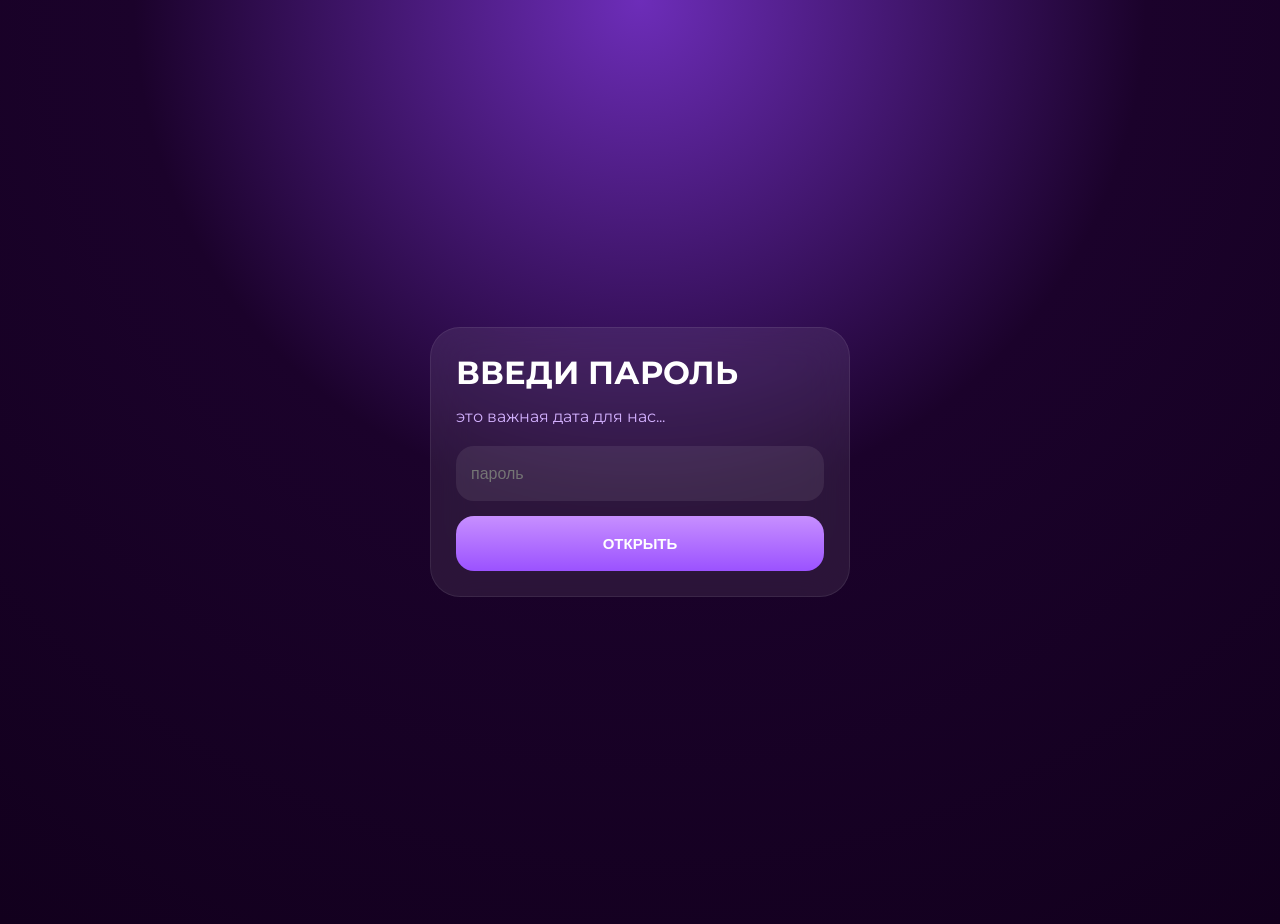
<file: html/index.html>
<!DOCTYPE html>
<html lang="ru">
<head>
  <meta charset="UTF-8">
  <meta name="viewport" content="width=device-width, initial-scale=1.0">
  <title>birthday</title>
  <link rel="stylesheet" href="style.css">
</head>

<body>

<!-- ПАРОЛЬ -->

<div class="password-screen" id="passwordScreen">

  <div class="password-box">

    <h1>ВВЕДИ ПАРОЛЬ</h1>

    <p class="hint">
      это важная дата для нас...
    </p>

    <input
      type="password"
      id="passwordInput"
      placeholder="пароль"
    >

    <button onclick="checkPassword()">
      ОТКРЫТЬ
    </button>

    <p id="errorText"></p>

  </div>

</div>

<!-- САЙТ -->

<div class="main-site hidden" id="mainSite">

  <!-- ПРИВЕТСТВИЕ -->

<section class="block"> 
  <img src="111.png" class="full-image">

  <!-- МУЗЫКА -->

  <section class="block">

    <h2>
      НО СНАЧАЛА ВКЛЮЧИМ МУЗЫКУ
    </h2>

    <div class="music-card">

      <div class="music-cover">
  <img src="ghost.png" alt="Обложка">
</div>

      <div>

        <h3>ghost boy</h3>

        <p>
          эта песня ассоциируется у меня с тобой
        </p>

      </div>

    </div>

    <button onclick="playMusic()">
      ЛАПКОЙ ТЫК СЮДА
    </button>

    <audio id="musicAudio" src="Lil Peep - ghost boy.mp3"></audio>

  </section>

  <!-- ТЕКСТ -->

  <section class="block">
<img
src="брбрбр.png"
style="
width:100%;
max-width:360px;
height:auto;
display:block;
margin:auto;
border-radius:25px;
"
>
  </section>

  <!-- ЦИФРЫ -->

  <section class="block">
<img
src="тайм.png"
style="
width:100%;
max-width:360px;
height:auto;
display:block;
margin:auto;
border-radius:25px;
"
>

  </section>

  <!-- МАЛЕНЬКИЙ БЛОК -->

  <section class="block">
<img
src="333.png"
style="
width:100%;
max-width:360px;
height:auto;
display:block;
margin:auto;
border-radius:25px;
"
>


  </section>

  <!-- ВОЗРАСТ -->

  <section class="block age-block">
<img
src="кат.png"
style="
width:100%;
max-width:360px;
height:auto;
display:block;
margin:auto;
border-radius:25px;
"
>
  </section>

  <!-- ГОСТИ -->

  <section class="block">
<img
src="гости.png"
style="
width:100%;
max-width:360px;
height:auto;
display:block;
margin:auto;
border-radius:25px;
"
>
  </section>

  <!-- ТОРТ -->

  <section class="block">

    <h2>
      А ТЕПЕРЬ ПРИШЛО ВРЕМЯ ТОРТИКА(жаль не настоящего)
    </h2>
    <img
src="торт.png""
style="
width:100%;
max-width:360px;
height:auto;
display:block;
margin:auto;
border-radius:25px;
"
>

    <input
      type="text"
      id="wishInput"
      placeholder="напиши желание..."
    >

    <button onclick="blowCandle()">
      ЗАДУТЬ СВЕЧКУ
    </button>

  </section>

</div>

<script src="script.js"></script>

</body>
</html>
</file>
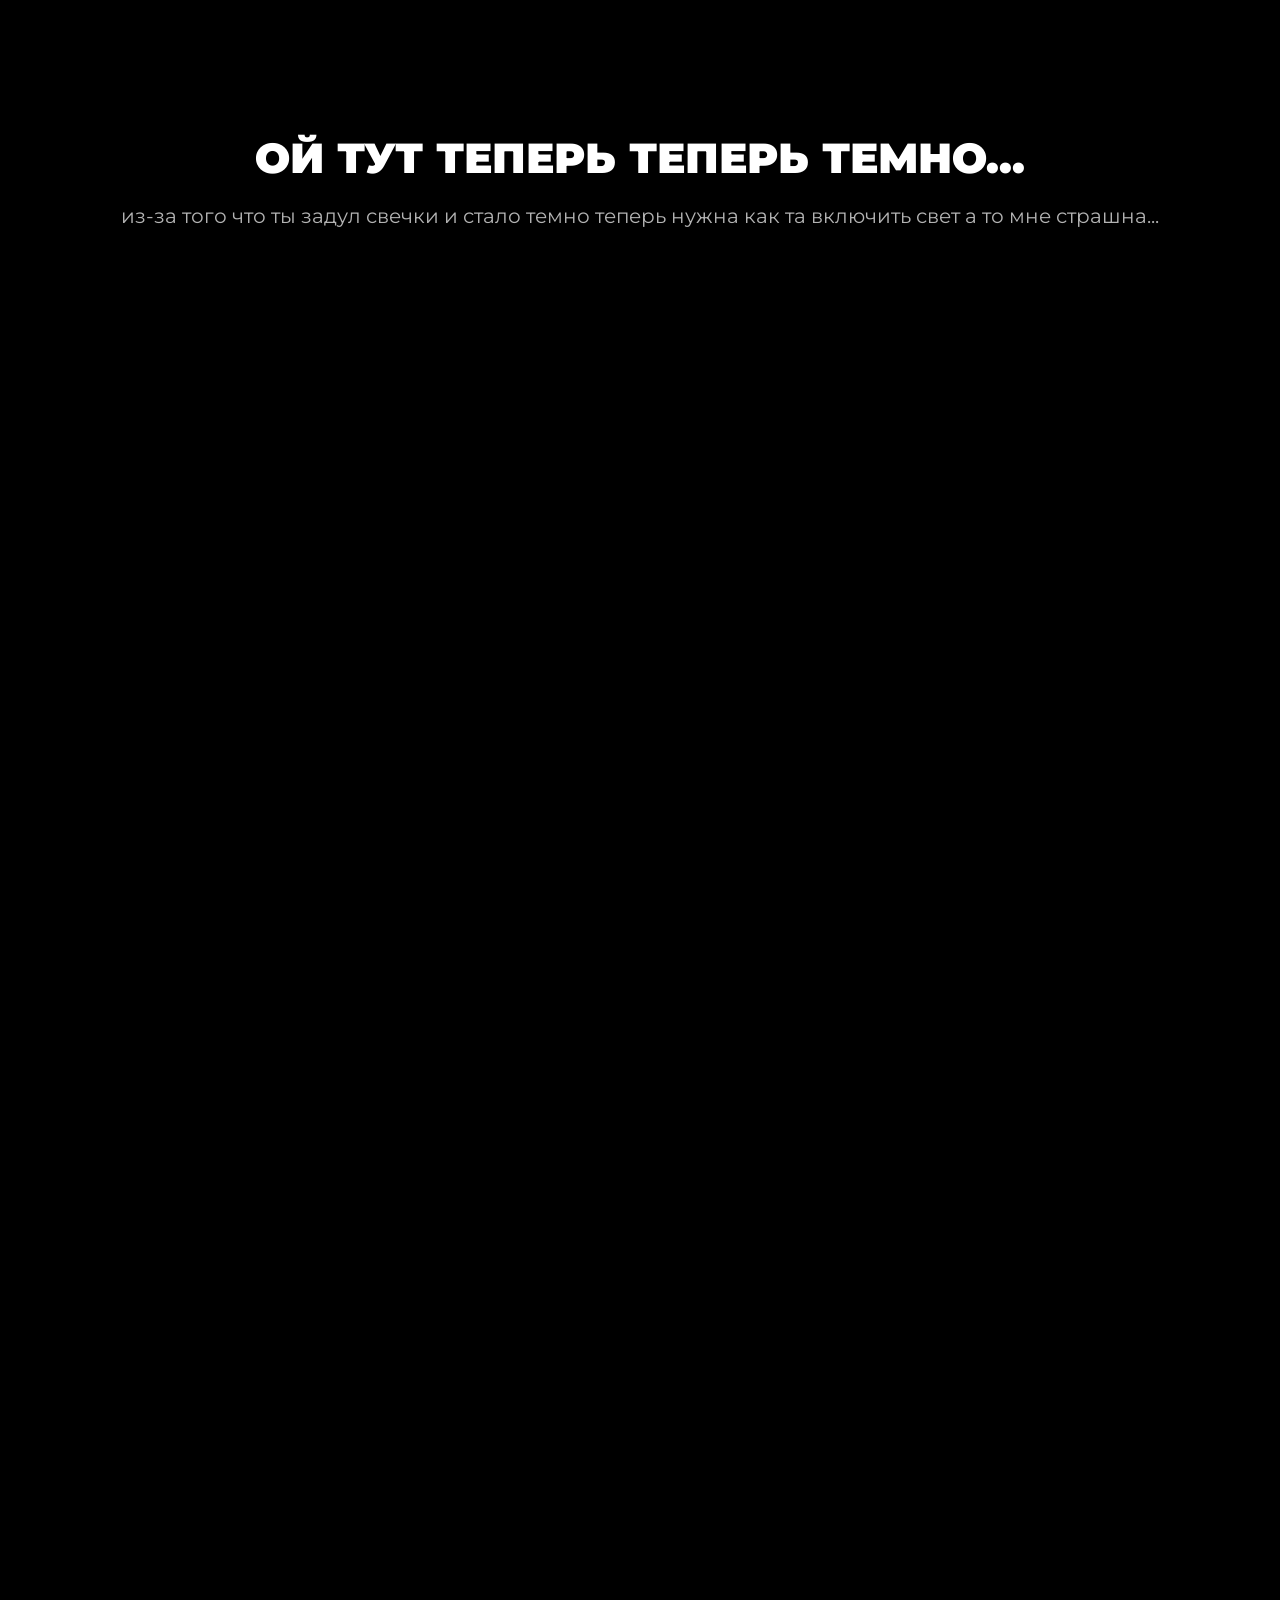
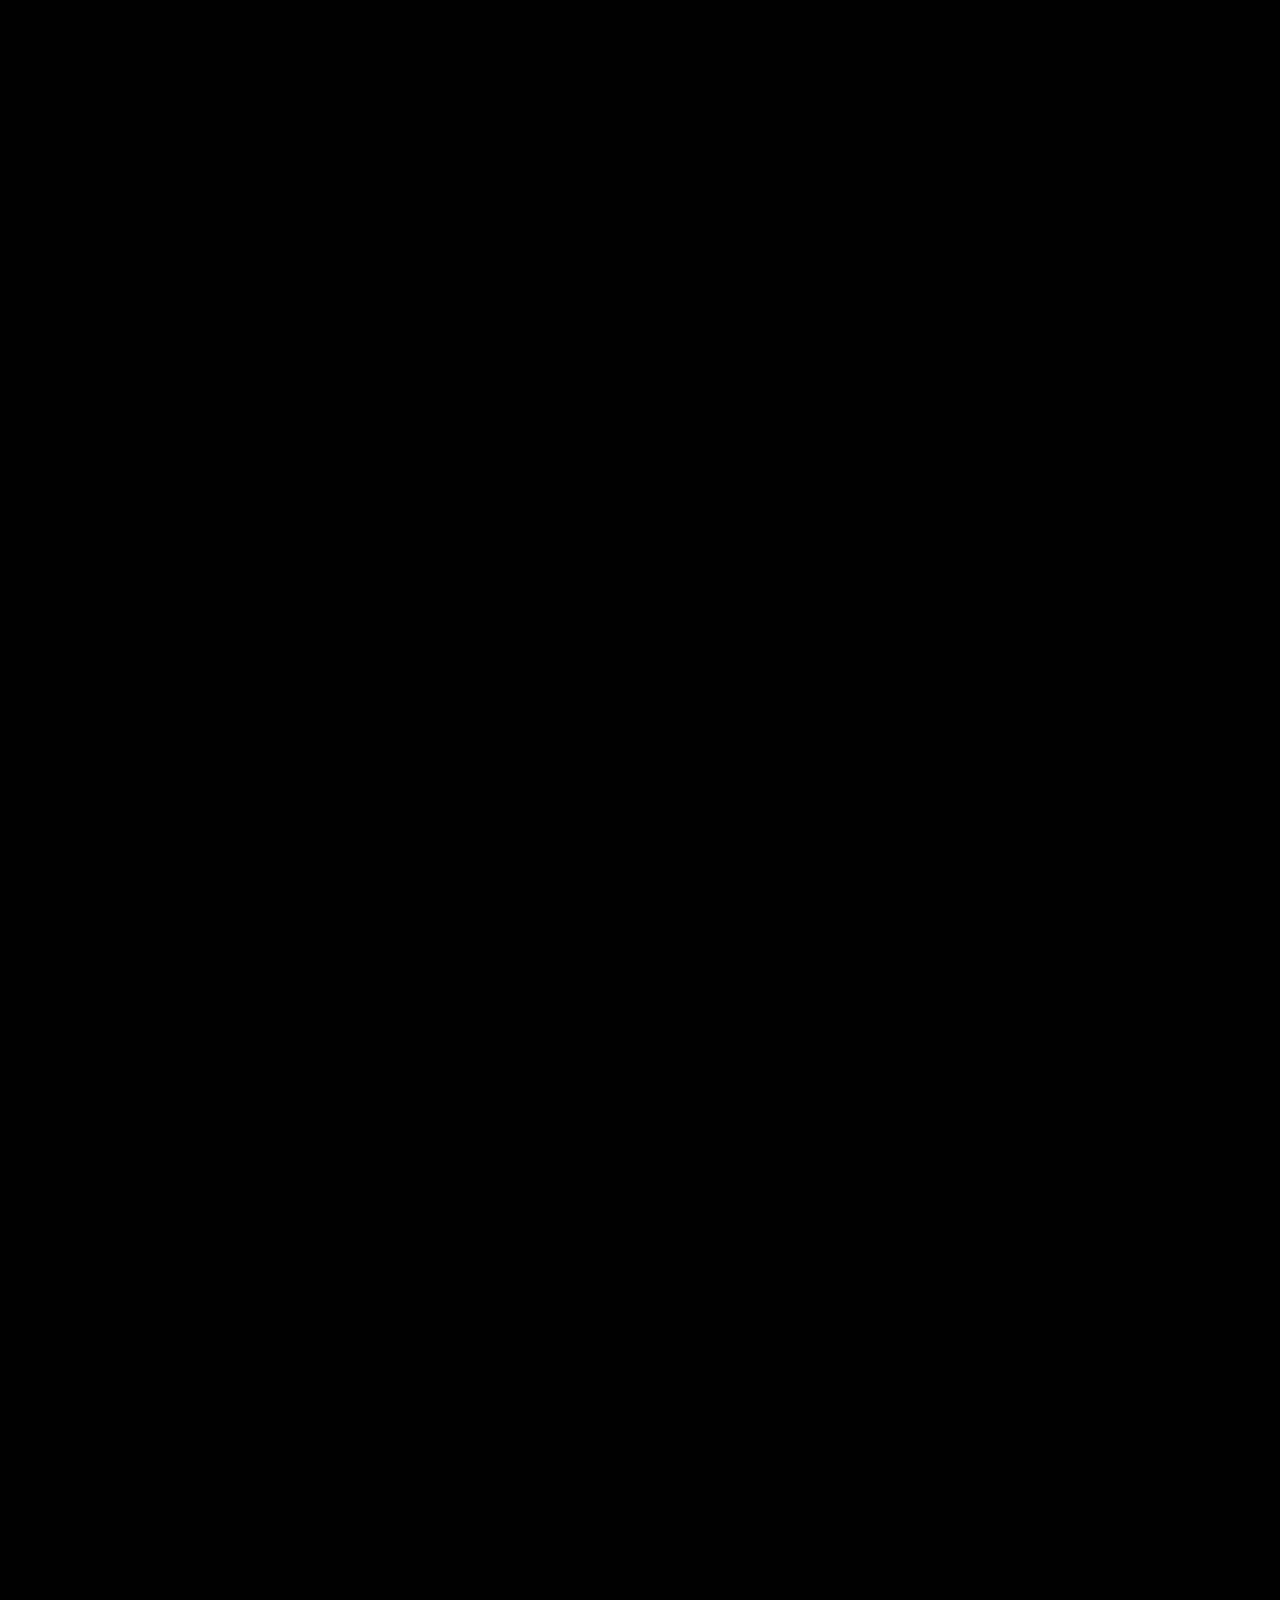
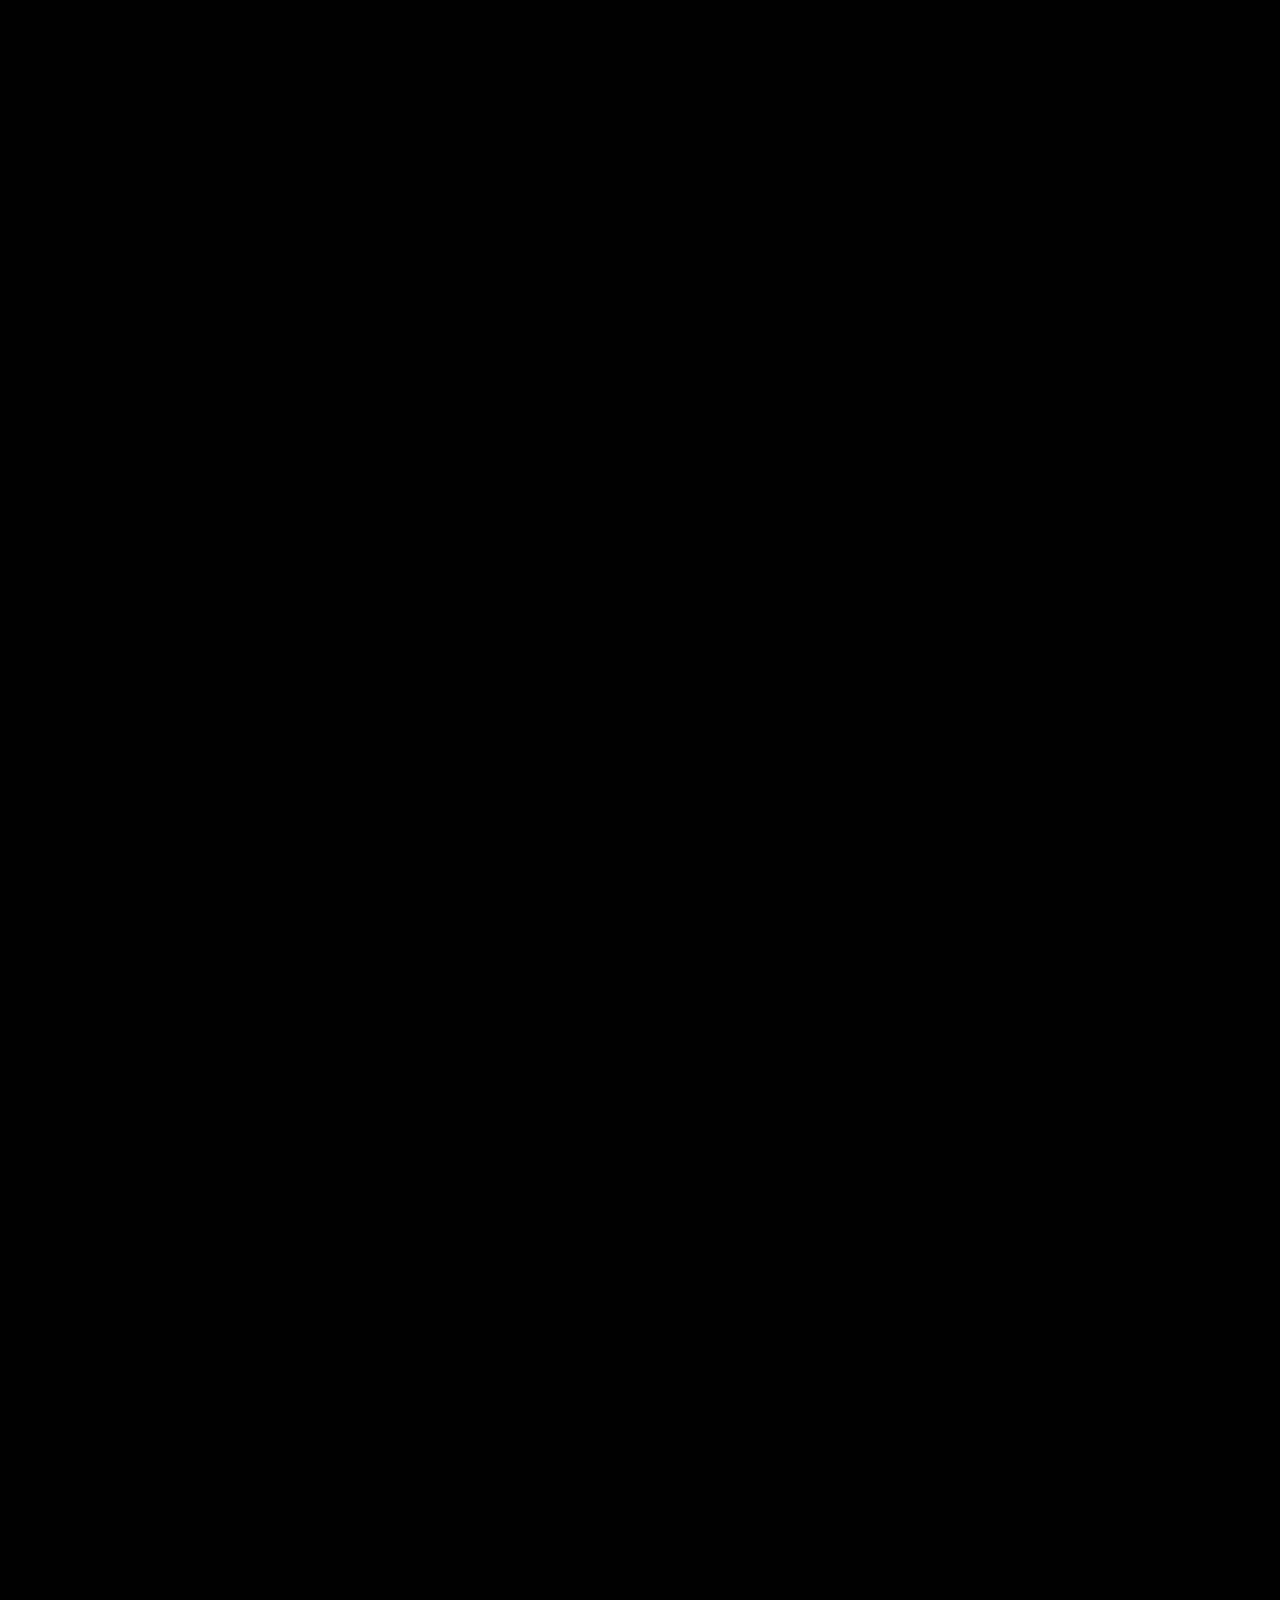
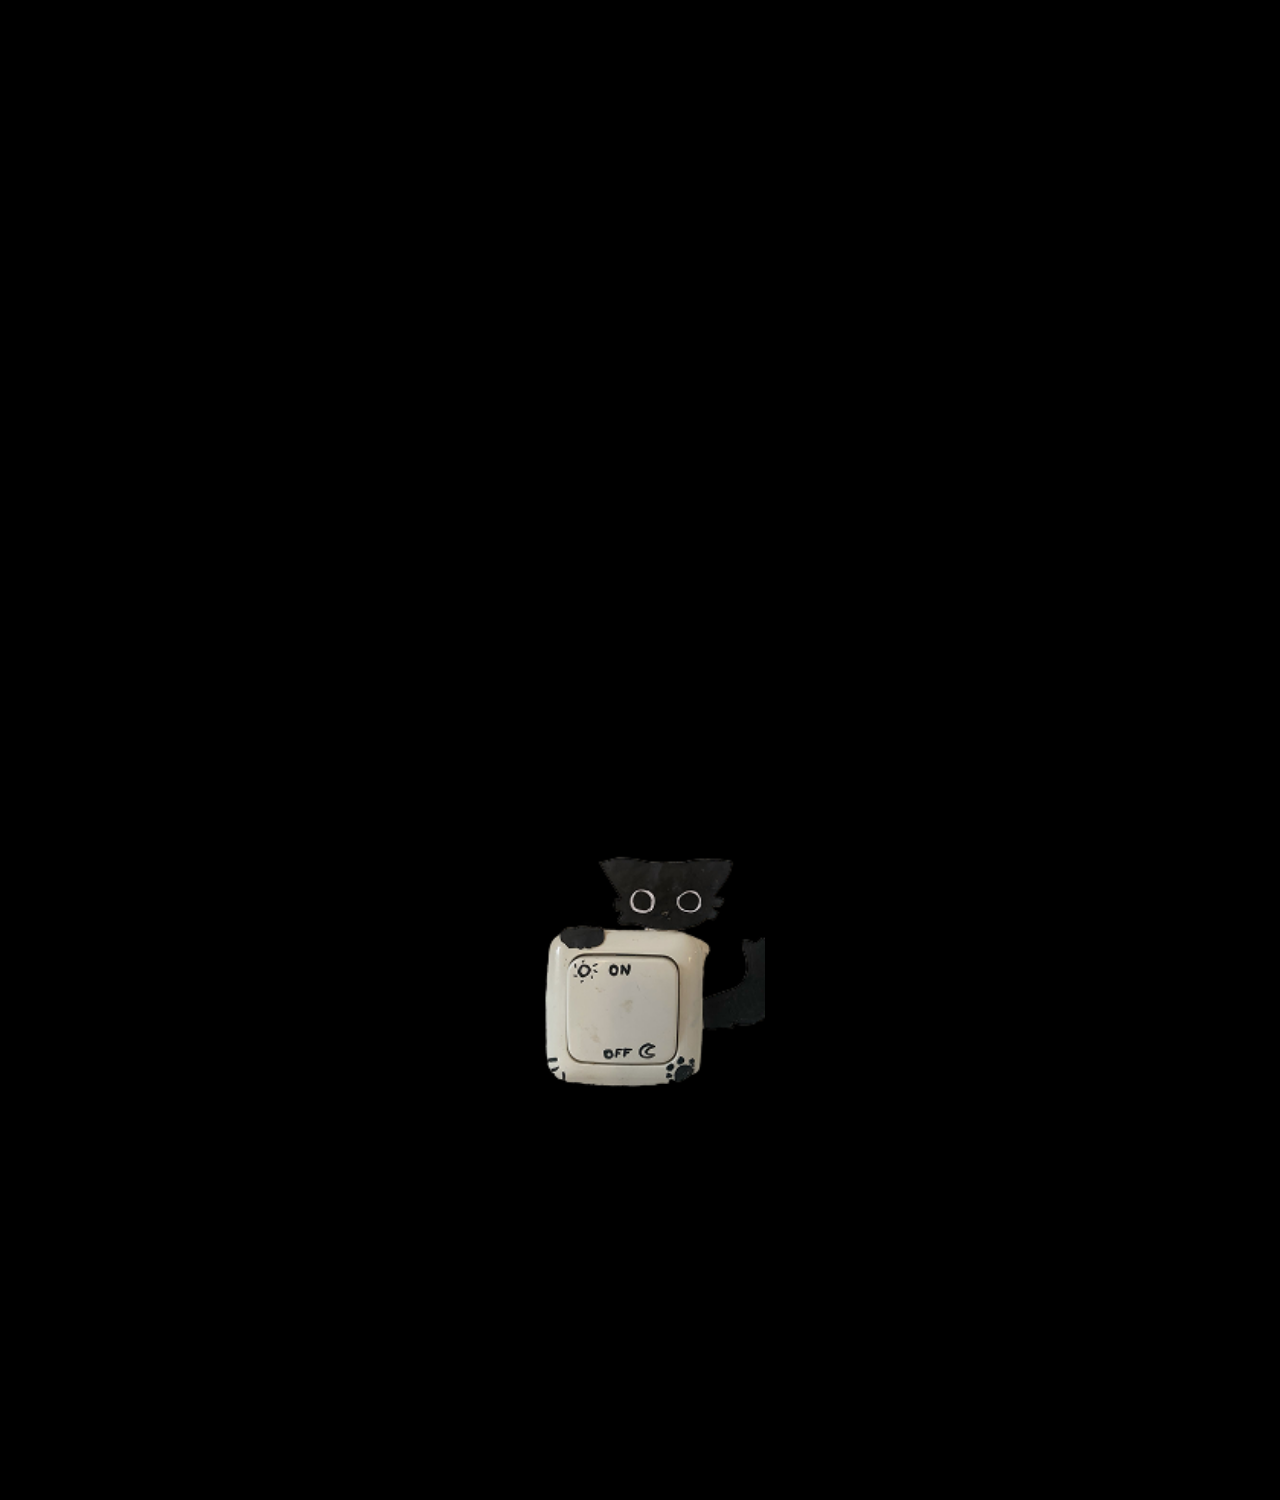
<file: html/dark.html>
<!DOCTYPE html>
<html lang="ru">
<head>
  <meta charset="UTF-8">
  <meta name="viewport" content="width=device-width, initial-scale=1.0">
  <title>dark</title>

  <link rel="stylesheet" href="style.css">
</head>

<body style="background:black; min-height:700vh;">

<!-- ТЕКСТ -->

<div style="
padding-top:120px;
text-align:center;
color:white;
">

<h1 style="
font-size:42px;
font-weight:900;
margin-bottom:20px;
">
ОЙ ТУТ ТЕПЕРЬ ТЕПЕРЬ ТЕМНО...
</h1>

<p style="
font-size:20px;
opacity:0.7;
">
из-за того что ты задул свечки и стало темно теперь нужна как та включить свет а то мне страшна...
</p>

</div>

<!-- ВЫКЛЮЧАТЕЛЬ -->

<div style="
display:flex;
justify-content:center;
padding-top:600vh;
padding-bottom:100px;
">

<img
src="включатель.png"

onclick="location.href='surprise.html'"

style="
width:250px;
cursor:pointer;
border: radius 50px;
"
>

</div>

</body>
</html>
</file>
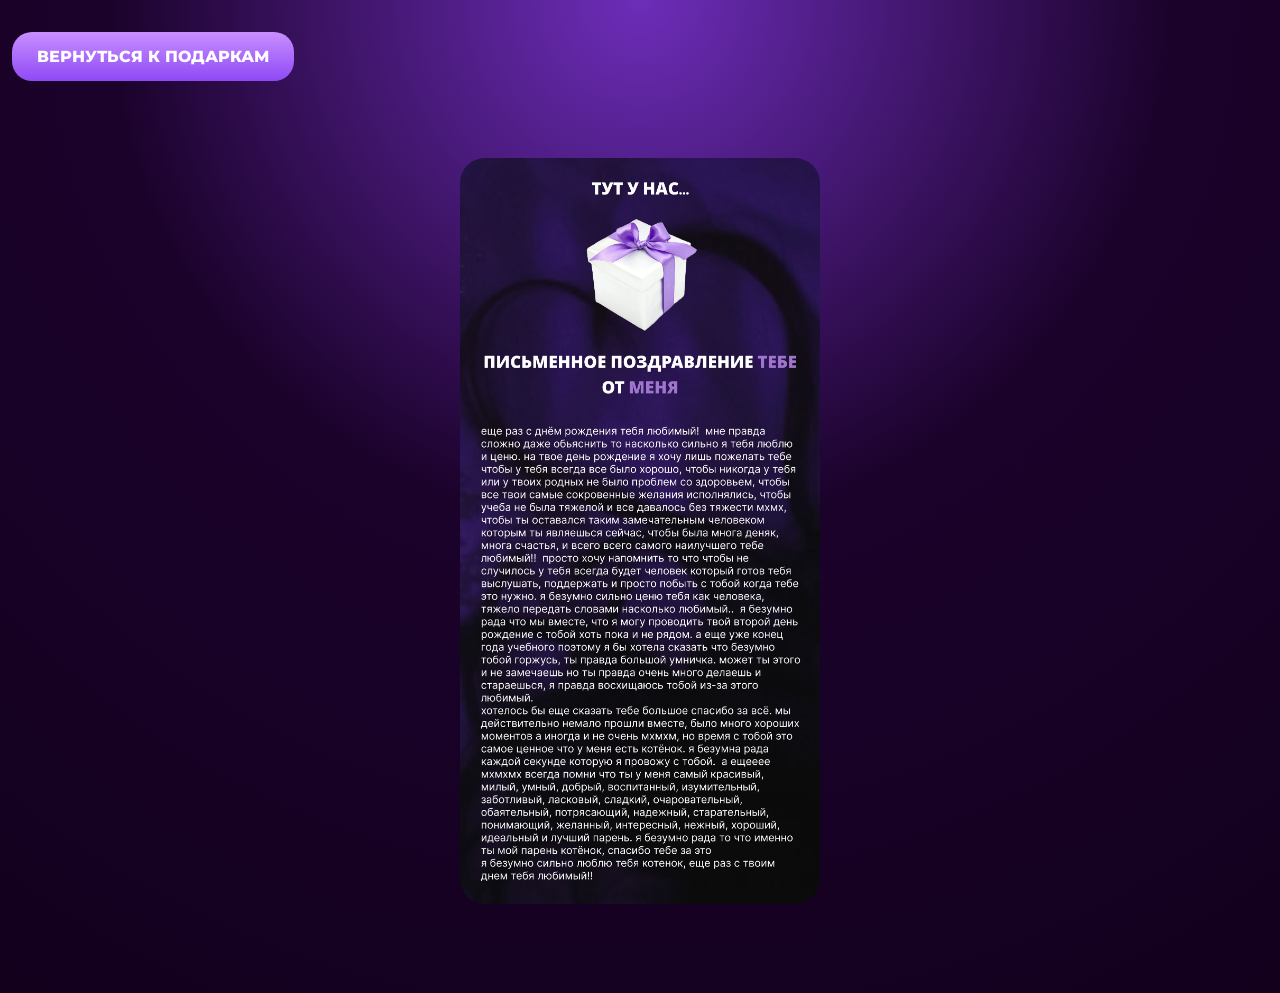
<file: html/gift1.html>
<!DOCTYPE html>
<html lang="ru">
<head>
  <meta charset="UTF-8">
  <meta name="viewport" content="width=device-width, initial-scale=1.0">
  <title>gift2</title>
  <link rel="stylesheet" href="style.css">
</head>

<body>

<a href="surprise.html" class="back-button">
  ВЕРНУТЬСЯ К ПОДАРКАМ
</a>

<section class="gift-page">

  <img
  src="11111.png"
  style="
  width:100%;
  max-width:360px;
  height:auto;
  display:block;
  margin:20px auto;
  border-radius:25px;
  "
  >

</section>

</body>
</html>
</file>
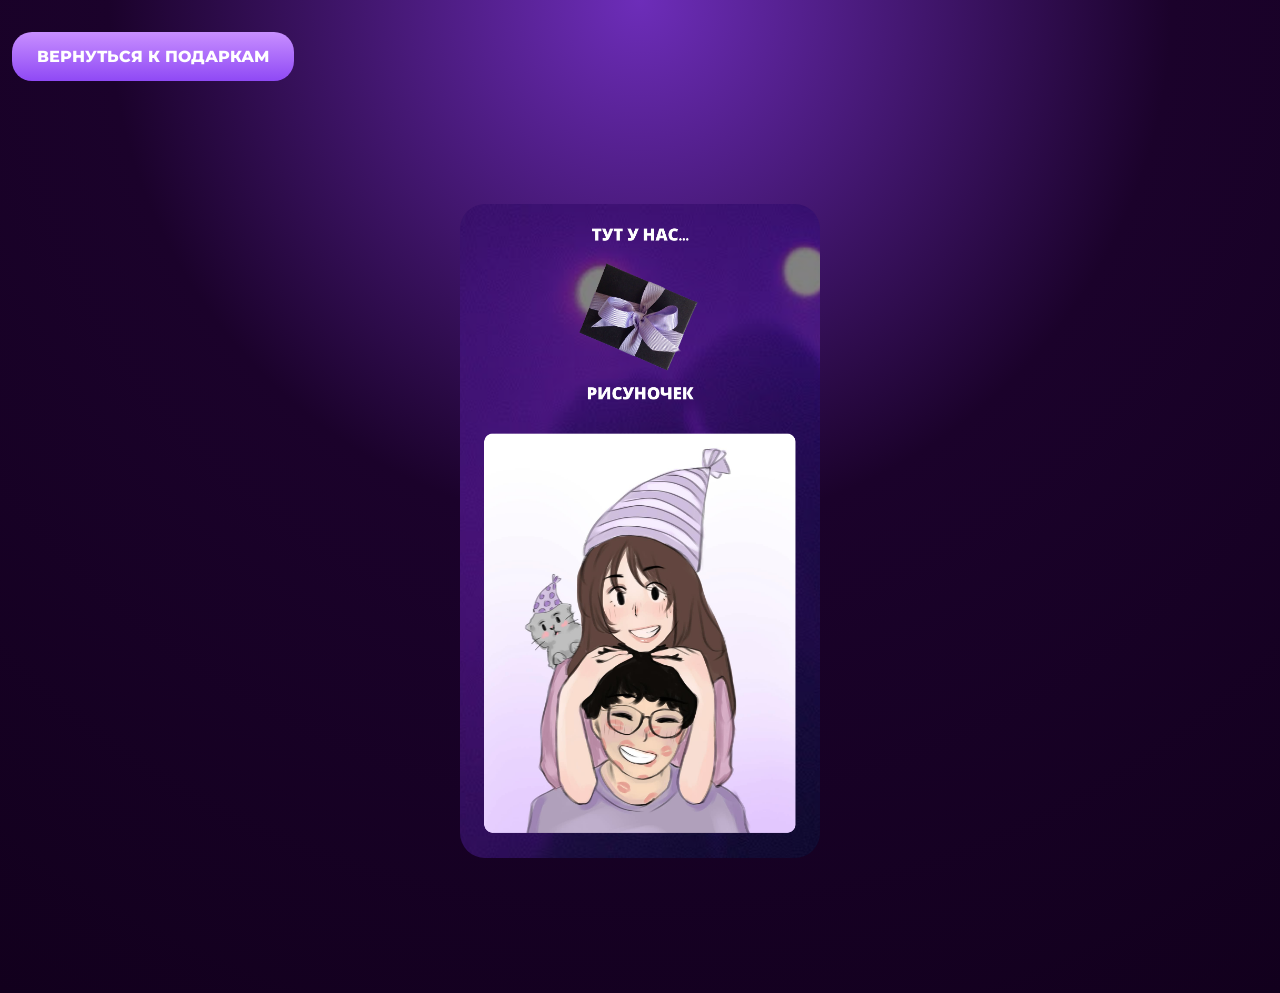
<file: html/gift2.html>
<!DOCTYPE html>
<html lang="ru">
<head>
  <meta charset="UTF-8">
  <meta name="viewport" content="width=device-width, initial-scale=1.0">
  <title>gift2</title>
  <link rel="stylesheet" href="style.css">
</head>

<body>

<a href="surprise.html" class="back-button">
  ВЕРНУТЬСЯ К ПОДАРКАМ
</a>

<section class="gift-page">

  <img
  src="222.png"
  style="
  width:100%;
  max-width:360px;
  height:auto;
  display:block;
  margin:20px auto;
  border-radius:25px;
  "
  >

</section>

</body>
</html>
</file>
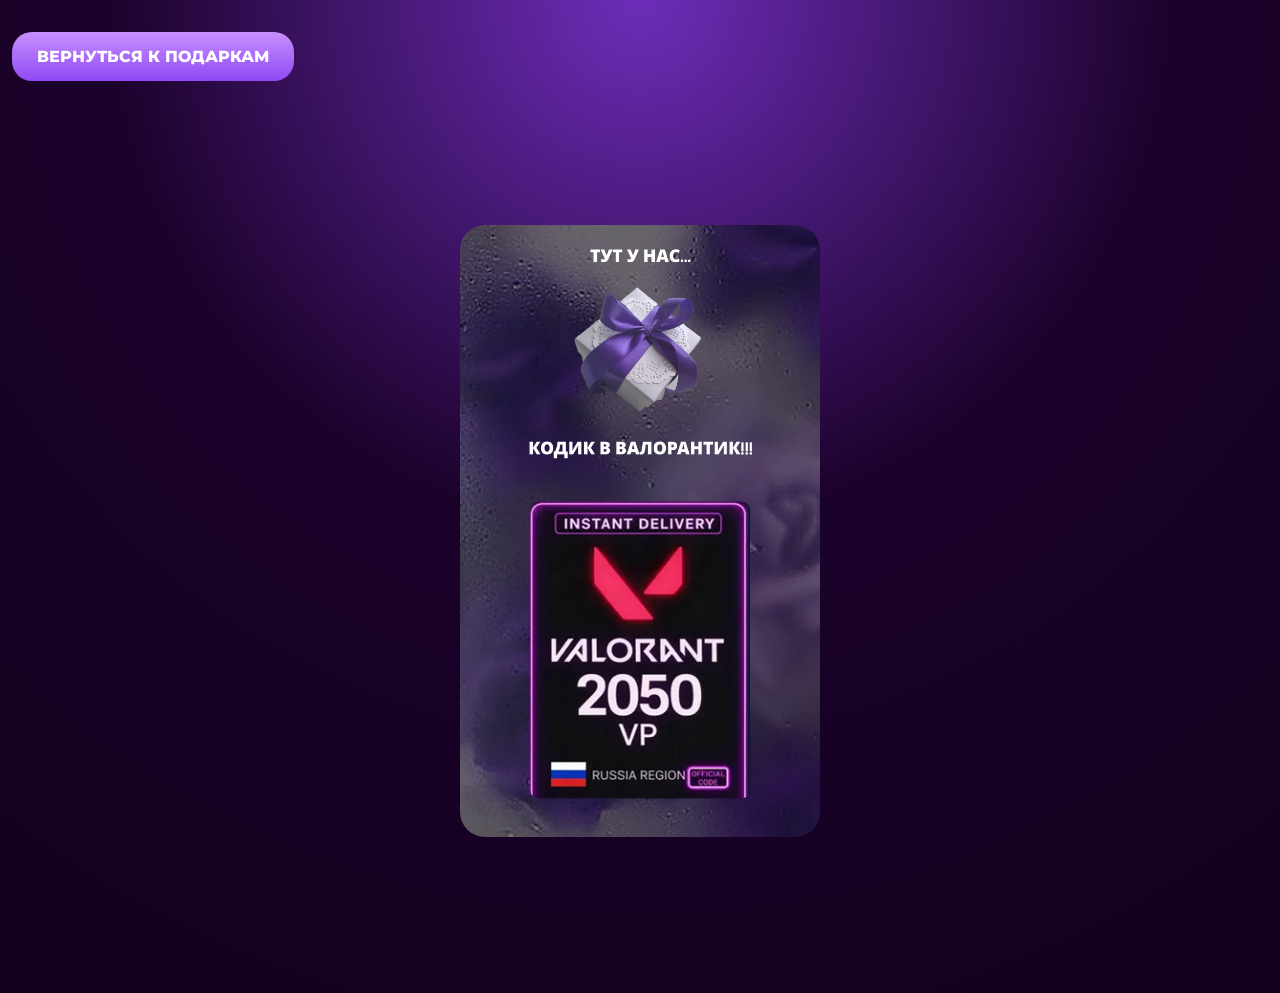
<file: html/gift3.html>
<!DOCTYPE html>
<html lang="ru">
<head>
  <meta charset="UTF-8">
  <meta name="viewport" content="width=device-width, initial-scale=1.0">
  <title>gift2</title>
  <link rel="stylesheet" href="style.css">
</head>

<body>

<a href="surprise.html" class="back-button">
  ВЕРНУТЬСЯ К ПОДАРКАМ
</a>

<section class="gift-page">

  <img
  src="3333.png"
  style="
  width:100%;
  max-width:360px;
  height:auto;
  display:block;
  margin:20px auto;
  border-radius:25px;
  "
  >

</section>

</body>
</html>
</file>
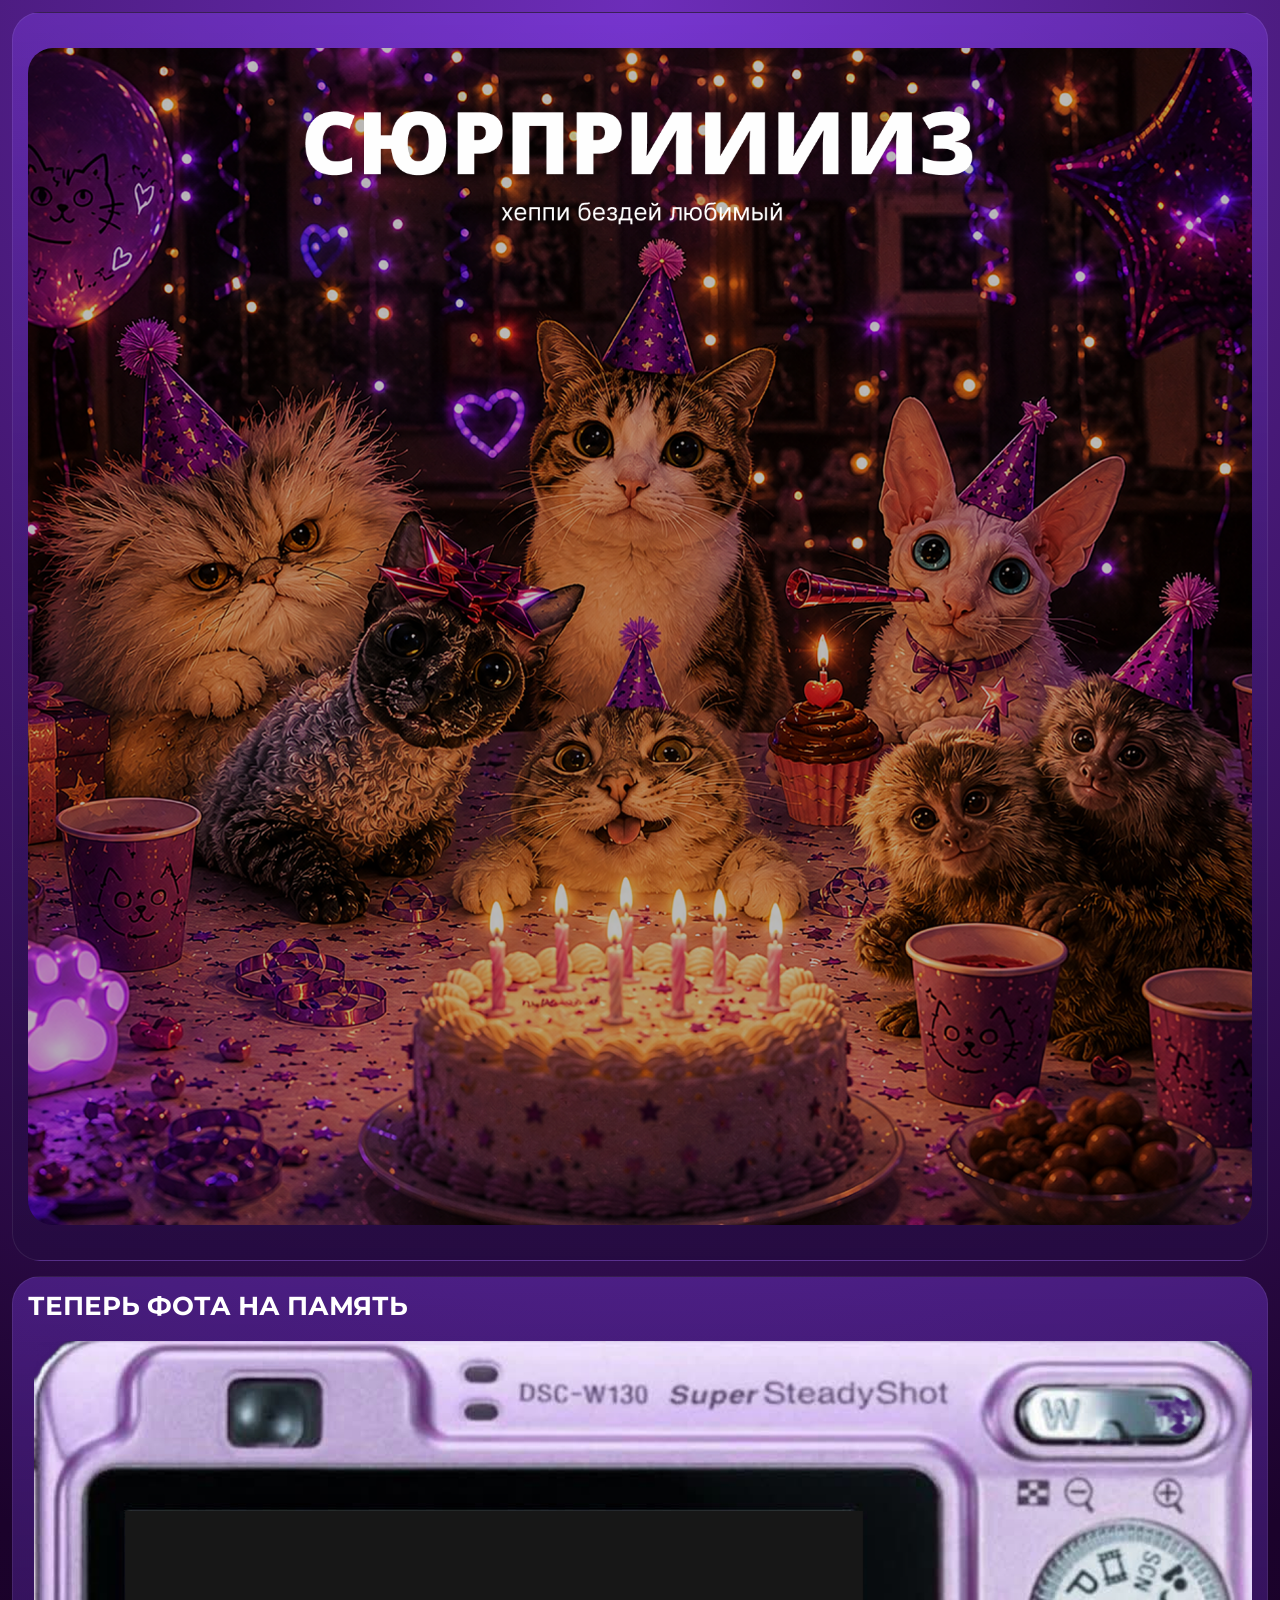
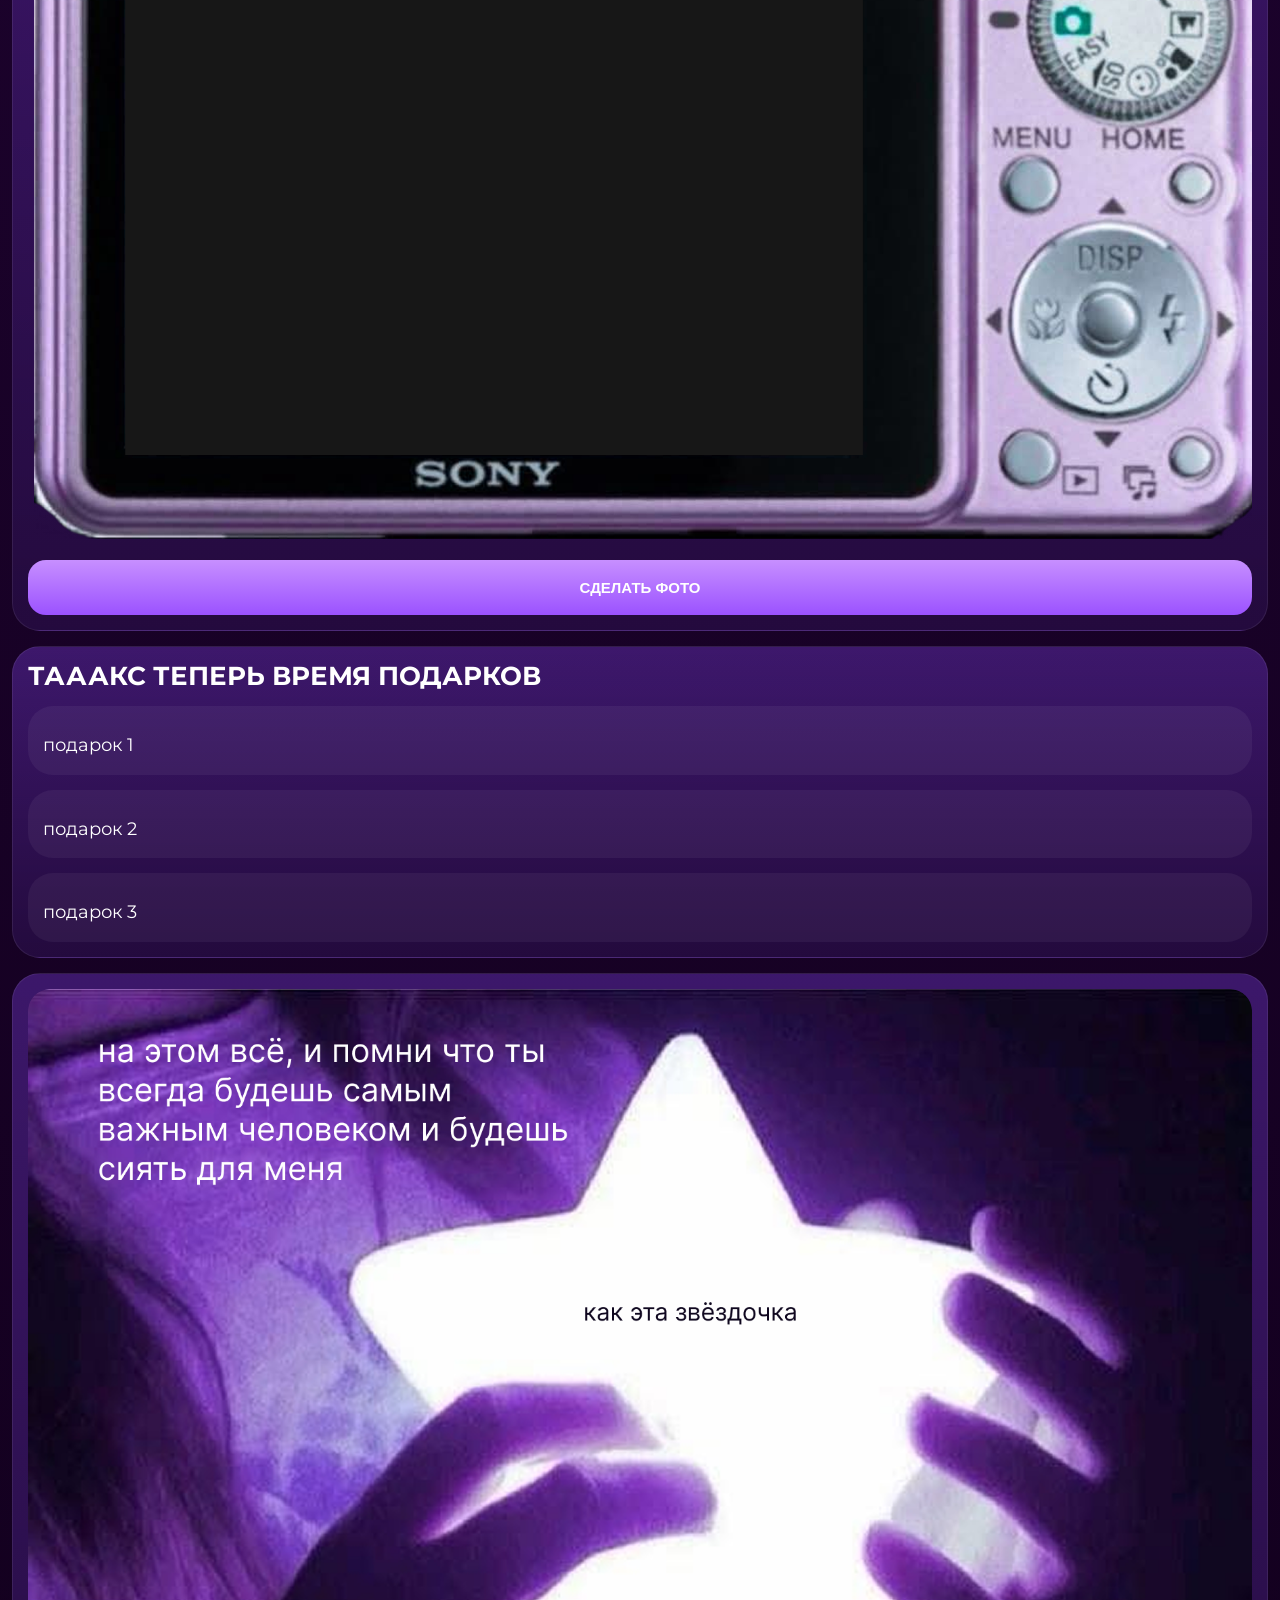
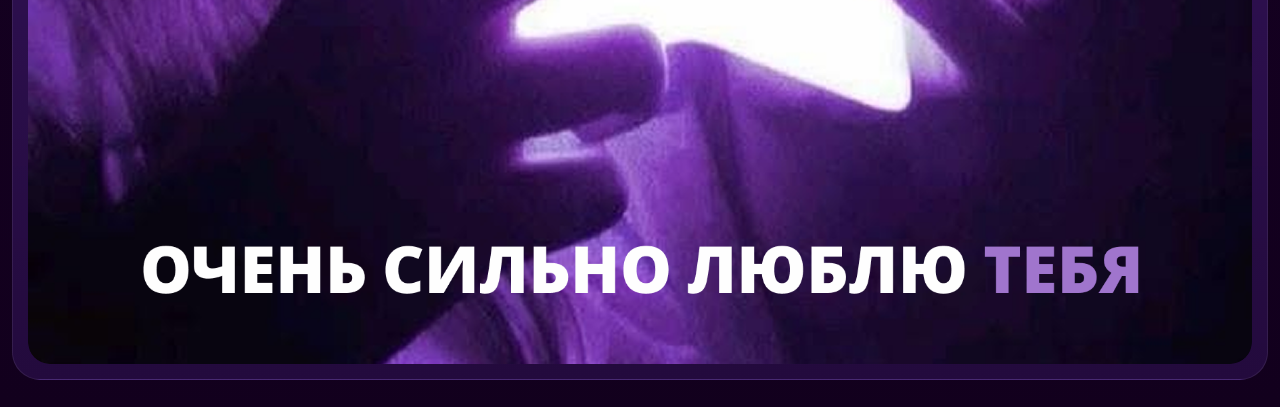
<file: html/surprise.html>
<!DOCTYPE html>
<html lang="ru">
<head>
  <meta charset="UTF-8">
  <meta name="viewport" content="width=device-width, initial-scale=1.0">
  <title>surprise</title>
  <link rel="stylesheet" href="style.css">
</head>

<body>

<section class="block">
<img
src="сюр.png"
id="photo"
style="
width:100%;
border-radius:25px;
margin:20px 0;
">

</section>

<section class="block">
<h2>ТЕПЕРЬ ФОТА НА ПАМЯТЬ</h2>

<img
src="77.png"
id="memoryPhoto"
style="
width:100%;
border-radius:20px;
margin:20px 0;
">

<button onclick="changePhoto()">
СДЕЛАТЬ ФОТО
</button>

<script>
function changePhoto() {
    document.getElementById("memoryPhoto").src = "7.png";
}
</script>


</section>

<section class="block">

  <h2>
    ТАААКС ТЕПЕРЬ ВРЕМЯ ПОДАРКОВ
  </h2>

  <div class="gifts">

    <a href="gift1.html" class="gift-item">
      <div class="1">

      </div>
      <p>подарок 1</p>
    </a>

    <a href="gift2.html" class="gift-item">
      <div class="2"></div>
      <p>подарок 2</p>
    </a>

    <a href="gift3.html" class="gift-item">
      <div class="3"></div>
      <p>подарок 3</p>
    </a>

  </div>

</section>

<section class="block">

<img
src="ласт.png""
style="
width:1435px;
cursor:pointer;
border: radius 500px;
"
>
  </section>

</body>
</html>
</file>
<file: html/style.css>
@import url('https://fonts.googleapis.com/css2?family=Montserrat:wght@400;600;700;800;900&display=swap');

*{
  margin:0;
  padding:0;
  box-sizing:border-box;
}

html{
  overflow-x:hidden;
}

body{
  background:radial-gradient(circle at top,#6d2db9 0%,#1b022b 45%,#12001d 100%);
  color:white;
  font-family:'Montserrat',sans-serif;
  padding:12px;
  overflow-x:hidden;
}

.hidden{
  display:none;
}

/* ПАРОЛЬ */

.password-screen{
  width:100%;
  min-height:100vh;
  display:flex;
  justify-content:center;
  align-items:center;
}

.password-box{
  width:100%;
  max-width:420px;
  background:rgba(255,255,255,.08);
  backdrop-filter:blur(20px);
  border:1px solid rgba(255,255,255,.08);
  border-radius:30px;
  padding:25px;
}

.password-box h1{
  font-size:32px;
  margin-bottom:15px;
}

.hint{
  color:#d4b2ff;
  margin-bottom:20px;
}

input{
  width:100%;
  height:55px;
  border:none;
  outline:none;
  border-radius:18px;
  padding:15px;
  background:rgba(255,255,255,.08);
  color:white;
  font-size:16px;
  margin-bottom:15px;
}

button{
  width:100%;
  height:55px;
  border:none;
  border-radius:18px;
  background:linear-gradient(180deg,#c78fff,#9b52ff);
  color:white;
  font-weight:800;
  font-size:15px;
  cursor:pointer;
}

/* БЛОКИ */

.block{
  background:linear-gradient(
    180deg,
    rgba(140,72,255,.32),
    rgba(37,11,64,.92)
  );

  border:1px solid rgba(255,255,255,.08);

  border-radius:28px;

  padding:15px;

  margin-bottom:15px;

  overflow:hidden;
}

/* ВСЕ КАРТИНКИ */

.block img{
  width:100%;
  max-width:100%;
  height:auto;
  display:block;
  border-radius:22px;
}

/* ТЕКСТ */

.block h1,
.block h2{
  font-size:26px;
  line-height:1.1;
  margin-bottom:15px;
}

.block p{
  font-size:15px;
  line-height:1.6;
}

/* МУЗЫКА */

.music-card{
  display:flex;
  align-items:center;
  gap:12px;
  background:rgba(255,255,255,.05);
  border-radius:20px;
  padding:12px;
  margin-bottom:15px;
}

.music-cover{
  width:70px;
  height:70px;
  min-width:70px;
  border-radius:18px;
  background:linear-gradient(180deg,#fff,#d5b4ff);
}

.music-card h3{
  font-size:18px;
}

/* ПОДАРКИ */

.gifts{
  display:flex;
  flex-direction:column;
  gap:15px;
}

.gift-item{
  text-decoration:none;
  color:white;
  background:rgba(255,255,255,.05);
  border-radius:25px;
  padding:15px;
}

.gift-image{
  width:100%;
  height:auto;
  border-radius:20px;
}

.gift-item p{
  font-size:18px;
  margin-top:10px;
}

/* СТРАНИЦЫ ПОДАРКОВ */

.gift-page{
  min-height:100vh;
  display:flex;
  flex-direction:column;
  justify-content:center;
  align-items:center;
  text-align:center;
  padding:20px;
}

.gift-big-image{
  width:100%;
  max-width:320px;
  height:auto;
  border-radius:25px;
}

.back-button{
  margin-top:20px;
  display:inline-block;
  text-decoration:none;
  color:white;
  background:linear-gradient(180deg,#c88fff,#8f49f5);
  padding:15px 25px;
  border-radius:20px;
  font-weight:800;
}

/* МОБИЛКА */

@media (max-width:768px){

  body{
    padding:8px;
  }

  .block{
    padding:10px;
    border-radius:22px;
  }

  .block h1,
  .block h2{
    font-size:22px;
  }

  .music-card{
    flex-direction:column;
    text-align:center;
  }

  .music-cover{
    width:90px;
    height:90px;
  }
}
.music-cover{
  width:90px;
  height:90px;
  min-width:90px;
  border-radius:22px;
  overflow:hidden;
}

.music-cover img{
  width:100%;
  height:100%;
  object-fit:cover;
  display:block;
}
</file>
